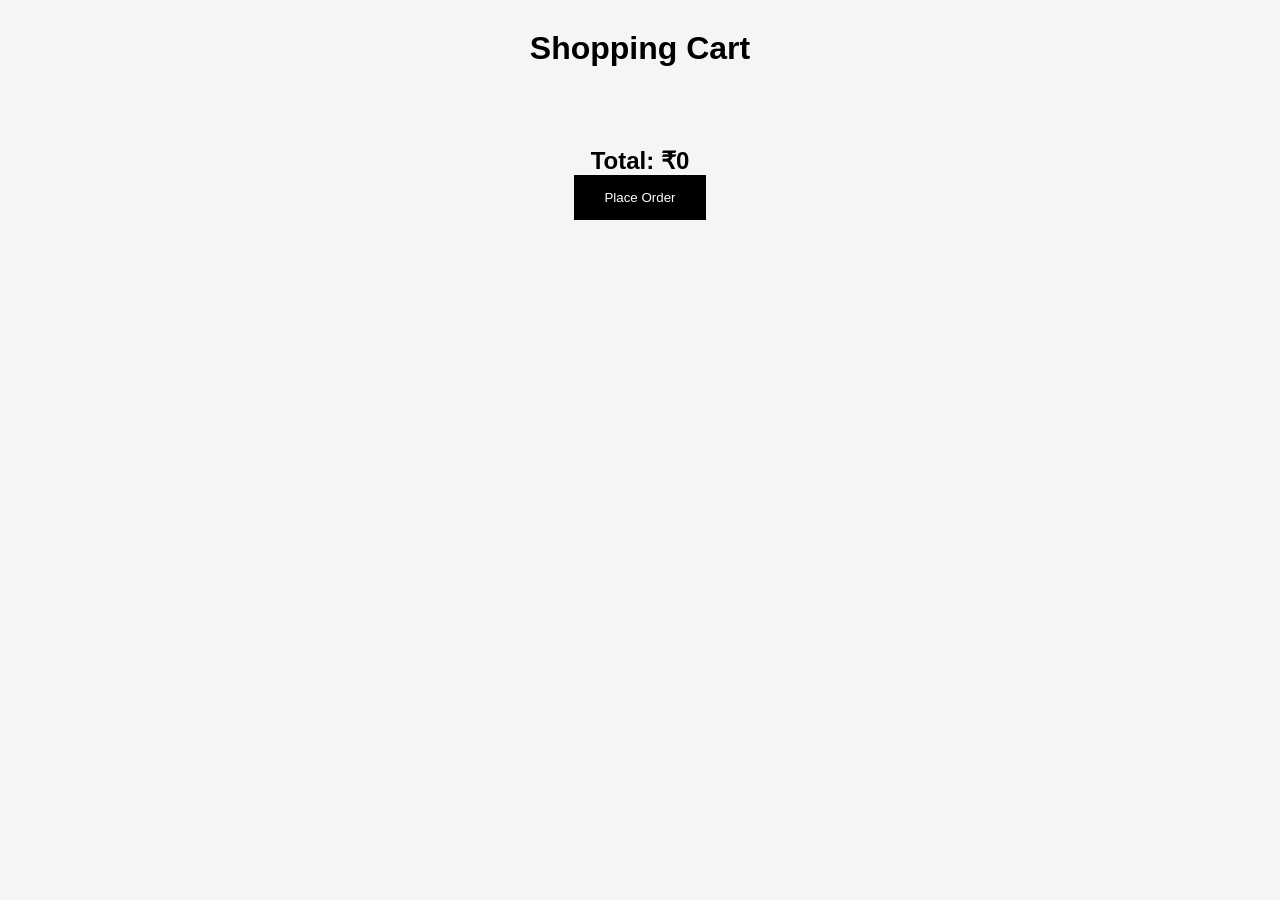
<file: frontend/cart.html>
<!DOCTYPE html>
<html lang="en">
<head>
    <meta charset="UTF-8">
    <meta name="viewport" content="width=device-width, initial-scale=1.0">
    <title>Cart</title>

    <link rel="stylesheet" href="css/style.css">
</head>

<body>

<h1 class="page-title">Shopping Cart</h1>

<div id="cartItems"></div>

<div class="cart-summary">

    <h2 id="totalPrice">Total: ₹0</h2>

    <button onclick="placeOrder()">Place Order</button>

</div>

<script src="js/cart.js"></script>

</body>
</html>
</file>
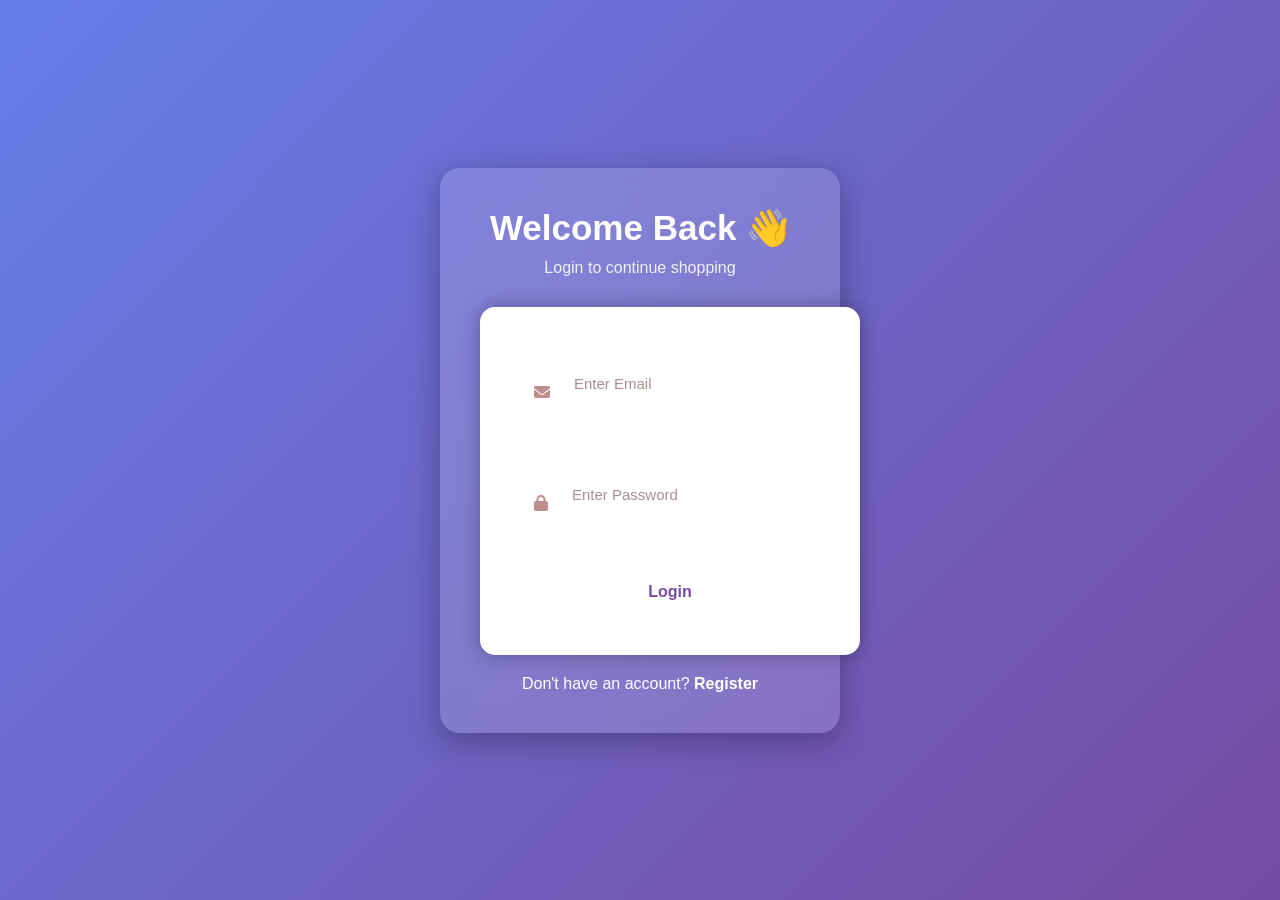
<file: frontend/login.html>
<!DOCTYPE html>
<html lang="en">
<head>
    <meta charset="UTF-8">
    <meta name="viewport" content="width=device-width, initial-scale=1.0">
    <title>Login</title>

    <link rel="stylesheet" href="css/style.css">

    <link
    rel="stylesheet"
    href="https://cdnjs.cloudflare.com/ajax/libs/font-awesome/6.5.1/css/all.min.css"
    />
</head>

<body>

<div class="auth-container">

    <div class="auth-card">

        <h1>Welcome Back 👋</h1>

        <p class="auth-subtitle">
            Login to continue shopping
        </p>

        <form id="loginForm">

            <div class="input-group">

                <i class="fa-solid fa-envelope"></i>

                <input
                    type="email"
                    id="email"
                    placeholder="Enter Email"
                    required
                >

            </div>

            <div class="input-group">

                <i class="fa-solid fa-lock"></i>

                <input
                    type="password"
                    id="password"
                    placeholder="Enter Password"
                    required
                >

            </div>

            <button type="submit" class="auth-btn">
                Login
            </button>

        </form>

        <p class="bottom-text">
            Don't have an account?
            <a href="register.html">Register</a>
        </p>

    </div>

</div>

<script src="js/login.js"></script>

</body>
</html>
</file>
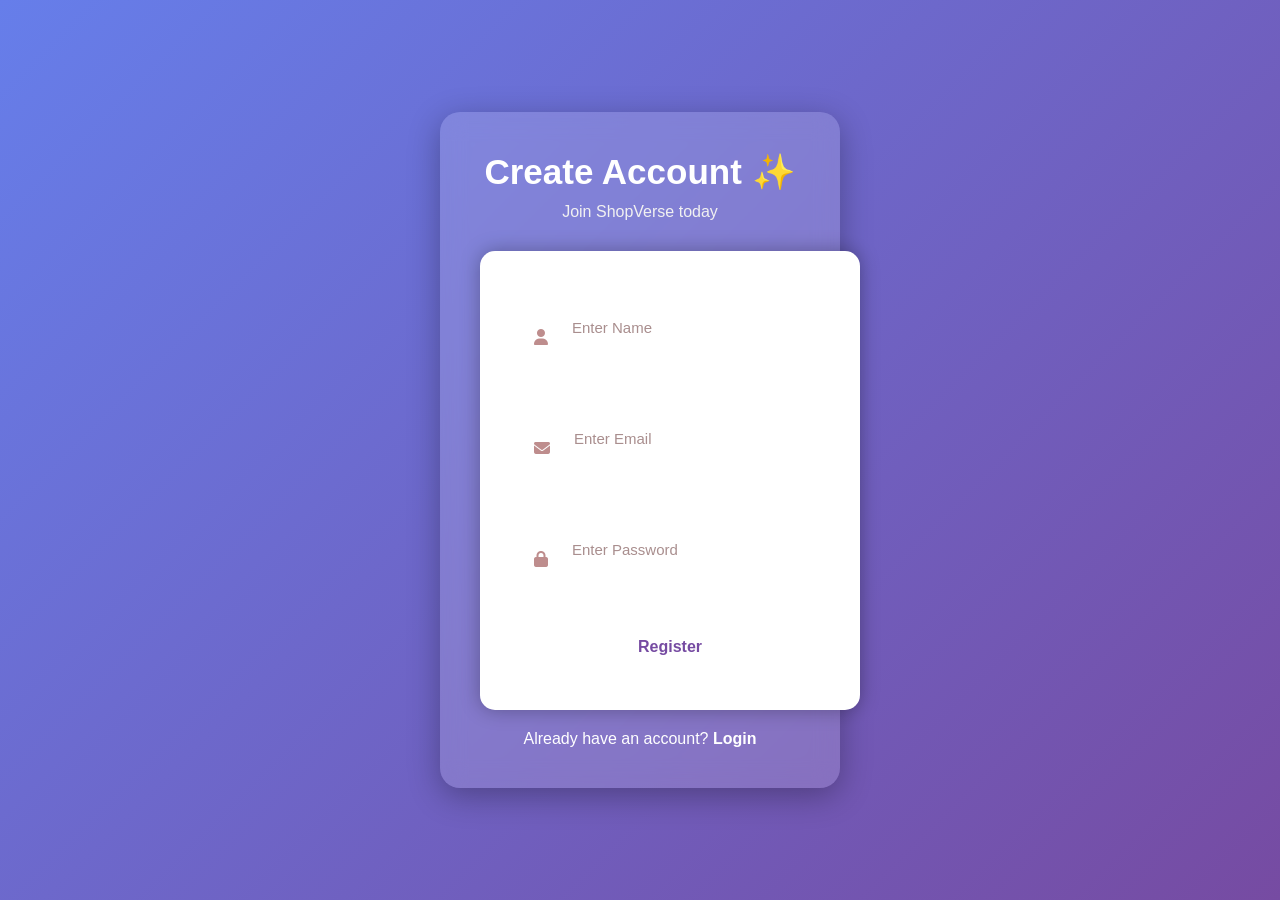
<file: frontend/register.html>
<!DOCTYPE html>
<html lang="en">
<head>
    <meta charset="UTF-8">
    <meta name="viewport" content="width=device-width, initial-scale=1.0">
    <title>Register</title>

    <link rel="stylesheet" href="css/style.css">

    <link
    rel="stylesheet"
    href="https://cdnjs.cloudflare.com/ajax/libs/font-awesome/6.5.1/css/all.min.css"
    />
</head>

<body>

<div class="auth-container">

    <div class="auth-card">

        <h1>Create Account ✨</h1>

        <p class="auth-subtitle">
            Join ShopVerse today
        </p>

        <form id="registerForm">

            <div class="input-group">

                <i class="fa-solid fa-user"></i>

                <input
                    type="text"
                    id="name"
                    placeholder="Enter Name"
                    required
                >

            </div>

            <div class="input-group">

                <i class="fa-solid fa-envelope"></i>

                <input
                    type="email"
                    id="email"
                    placeholder="Enter Email"
                    required
                >

            </div>

            <div class="input-group">

                <i class="fa-solid fa-lock"></i>

                <input
                    type="password"
                    id="password"
                    placeholder="Enter Password"
                    required
                >

            </div>

            <button type="submit" class="auth-btn">
                Register
            </button>

        </form>

        <p class="bottom-text">
            Already have an account?
            <a href="login.html">Login</a>
        </p>

    </div>

</div>

<script src="js/register.js"></script>

</body>
</html>
</file>
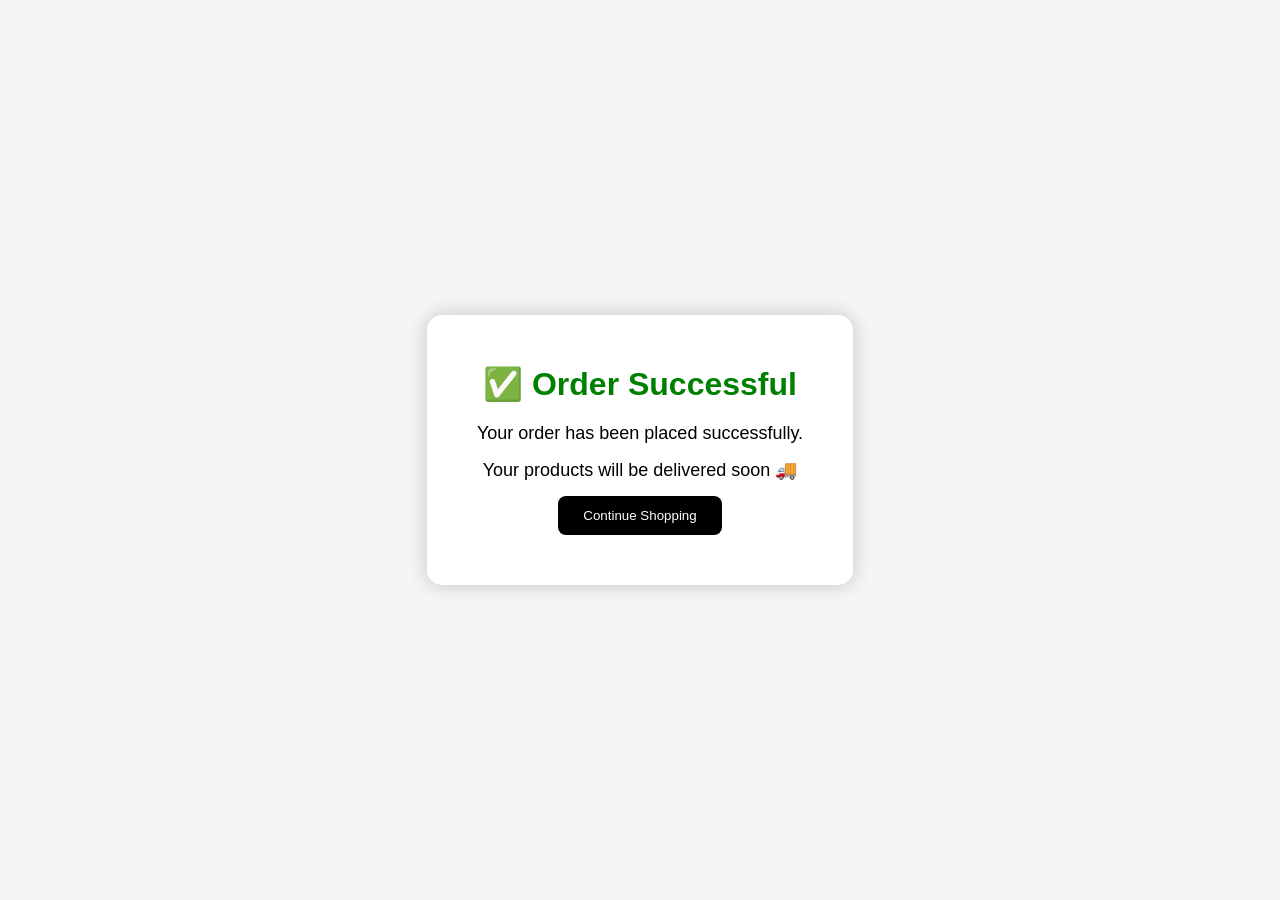
<file: frontend/success.html>
<!DOCTYPE html>
<html lang="en">
<head>
    <meta charset="UTF-8">
    <meta name="viewport" content="width=device-width, initial-scale=1.0">
    <title>Order Success</title>

    <link rel="stylesheet" href="css/style.css">
</head>

<body>

<div class="success-container">

    <div class="success-card">

        <h1>✅ Order Successful</h1>

        <p>
            Your order has been placed successfully.
        </p>

        <p>
            Your products will be delivered soon 🚚
        </p>

        <a href="index.html">
            <button>Continue Shopping</button>
        </a>

    </div>

</div>

</body>
</html>
</file>
<file: frontend/css/style.css>
*{
    margin:0;
    padding:0;
    box-sizing:border-box;
    font-family:Arial;
}

body{
    background:#f5f5f5;
}


/* NAVBAR */

.navbar{
    display:flex;
    justify-content:space-between;
    align-items:center;
    padding:15px 40px;
    background:black;
    color:white;
}

.logo-section{
    display:flex;
    align-items:center;
    gap:10px;
}

.search-bar{
    width:40%;
    padding:10px;
    border:none;
    border-radius:5px;
}

.nav-icons{
    display:flex;
    align-items:center;
    gap:20px;
}

.nav-icons a{
    color:white;
    text-decoration:none;
}


/* BANNER */

.banner{
    height:350px;
    background:linear-gradient(to right,#ff6b00,#ff9900);
    display:flex;
    justify-content:center;
    align-items:center;
    color:white;
    text-align:center;
}

.banner h1{
    font-size:55px;
}


/* CATEGORIES */

.categories{
    padding:40px;
}

.category-container{
    display:flex;
    gap:30px;
    margin-top:20px;
}

.category-card{
    background:white;
    padding:20px;
    border-radius:10px;
    width:300px;
    cursor:pointer;
    transition:0.3s;
}

.category-card:hover{
    transform:scale(1.05);
}

.category-card img{
    width:100%;
    height:200px;
    object-fit:cover;
    border-radius:10px;
}


/* PRODUCTS */

.products{
    padding:40px;
}

.product-container{
    display:flex;
    flex-wrap:wrap;
    gap:25px;
    margin-top:20px;
}

.product-card{
    width:250px;
    background:white;
    padding:15px;
    border-radius:10px;
}

.product-card img{
    width:100%;
    height:220px;
    object-fit:cover;
}

.product-card h3{
    margin-top:10px;
}

.product-card p{
    margin-top:5px;
}

.product-card button{
    width:100%;
    margin-top:10px;
    padding:10px;
    border:none;
    background:black;
    color:white;
    cursor:pointer;
}


/* LOGIN & REGISTER */

.form-container{
    height:100vh;
    display:flex;
    justify-content:center;
    align-items:center;
}

form{
    width:350px;
    background:white;
    padding:30px;
    border-radius:10px;
}

form h2{
    margin-bottom:20px;
}

form input{
    width:100%;
    padding:12px;
    margin-bottom:15px;
}

form button{
    width:100%;
    padding:12px;
    border:none;
    background:black;
    color:white;
}


/* CART */

.page-title{
    text-align:center;
    margin-top:30px;
}

#cartItems{
    padding:40px;
}

.cart-item{
    display:flex;
    justify-content:space-between;
    background:white;
    padding:20px;
    margin-bottom:15px;
}

.cart-summary{
    text-align:center;
    margin-bottom:50px;
}

.cart-summary button{
    padding:15px 30px;
    background:black;
    color:white;
    border:none;
}
/* SEARCH SECTION */

.search-section{
    display:flex;
    align-items:center;
    gap:15px;
    width:50%;
}

.home-icon{
    color:white;
    font-size:22px;
}


/* DARK MODE BUTTON */

#darkModeBtn{
    padding:8px 12px;
    border:none;
    border-radius:5px;
    cursor:pointer;
}


/* DARK MODE */

.dark-mode{
    background:#121212;
    color:white;
}

.dark-mode .navbar{
    background:#1e1e1e;
}

.dark-mode .product-card,
.dark-mode .category-card,
.dark-mode form,
.dark-mode .cart-item{
    background:#2a2a2a;
    color:white;
}

.dark-mode .search-bar{
    background:#333;
    color:white;
}


/* BEAUTIFUL LOGIN & REGISTER */

.form-container{
    height:100vh;
    display:flex;
    justify-content:center;
    align-items:center;
    background:linear-gradient(
        to right,
        #141e30,
        #243b55
    );
}

form{
    width:380px;
    background:white;
    padding:40px;
    border-radius:15px;
    box-shadow:0 0 20px rgba(0,0,0,0.3);
}

form h2{
    text-align:center;
    margin-bottom:25px;
    font-size:30px;
}

form input{
    width:100%;
    padding:14px;
    margin-bottom:18px;
    border:1px solid #ccc;
    border-radius:8px;
}

form button{
    width:100%;
    padding:14px;
    border:none;
    border-radius:8px;
    background:black;
    color:white;
    font-size:16px;
    cursor:pointer;
}

form p{
    text-align:center;
    margin-top:15px;
}
/* SUCCESS PAGE */

.success-container{
    height:100vh;
    display:flex;
    justify-content:center;
    align-items:center;
    background:#f5f5f5;
}

.success-card{
    background:white;
    padding:50px;
    border-radius:15px;
    text-align:center;
    box-shadow:0 0 20px rgba(0,0,0,0.2);
}

.success-card h1{
    color:green;
    margin-bottom:20px;
}

.success-card p{
    margin-bottom:15px;
    font-size:18px;
}

.success-card button{
    padding:12px 25px;
    background:black;
    color:white;
    border:none;
    border-radius:8px;
    cursor:pointer;
}
/* BEAUTIFUL AUTH PAGES */

.auth-container{
    height:100vh;
    display:flex;
    justify-content:center;
    align-items:center;

    background:linear-gradient(
        135deg,
        #667eea,
        #764ba2
    );
}

.auth-card{
    width:400px;

    padding:40px;

    border-radius:20px;

    background:rgba(255,255,255,0.15);

    backdrop-filter:blur(12px);

    box-shadow:0 8px 32px rgba(0,0,0,0.3);

    text-align:center;

    color:white;
}

.auth-card h1{
    margin-bottom:10px;
    font-size:35px;
}

.auth-subtitle{
    margin-bottom:30px;
    color:#f1f1f1;
}


/* INPUTS */

.input-group{
    display:flex;
    align-items:center;

    background:rgba(255,255,255,0.2);

    padding:14px;

    border-radius:12px;

    margin-bottom:20px;
}

.input-group i{
    margin-right:10px;
    color:rgb(190, 141, 141);
}

.input-group input{
    border:none;
    outline:none;

    background:transparent;

    width:100%;

    color:rgb(176, 150, 150);

    font-size:15px;
}

.input-group input::placeholder{
    color:#a98e8e;
}


/* BUTTON */

.auth-btn{
    width:100%;

    padding:14px;

    border:none;

    border-radius:12px;

    background:white;

    color:#764ba2;

    font-size:16px;

    font-weight:bold;

    cursor:pointer;

    transition:0.3s;
}

.auth-btn:hover{
    transform:translateY(-3px);
}


/* BOTTOM TEXT */

.bottom-text{
    margin-top:20px;
}

.bottom-text a{
    color:white;
    font-weight:bold;
    text-decoration:none;
}
</file>
